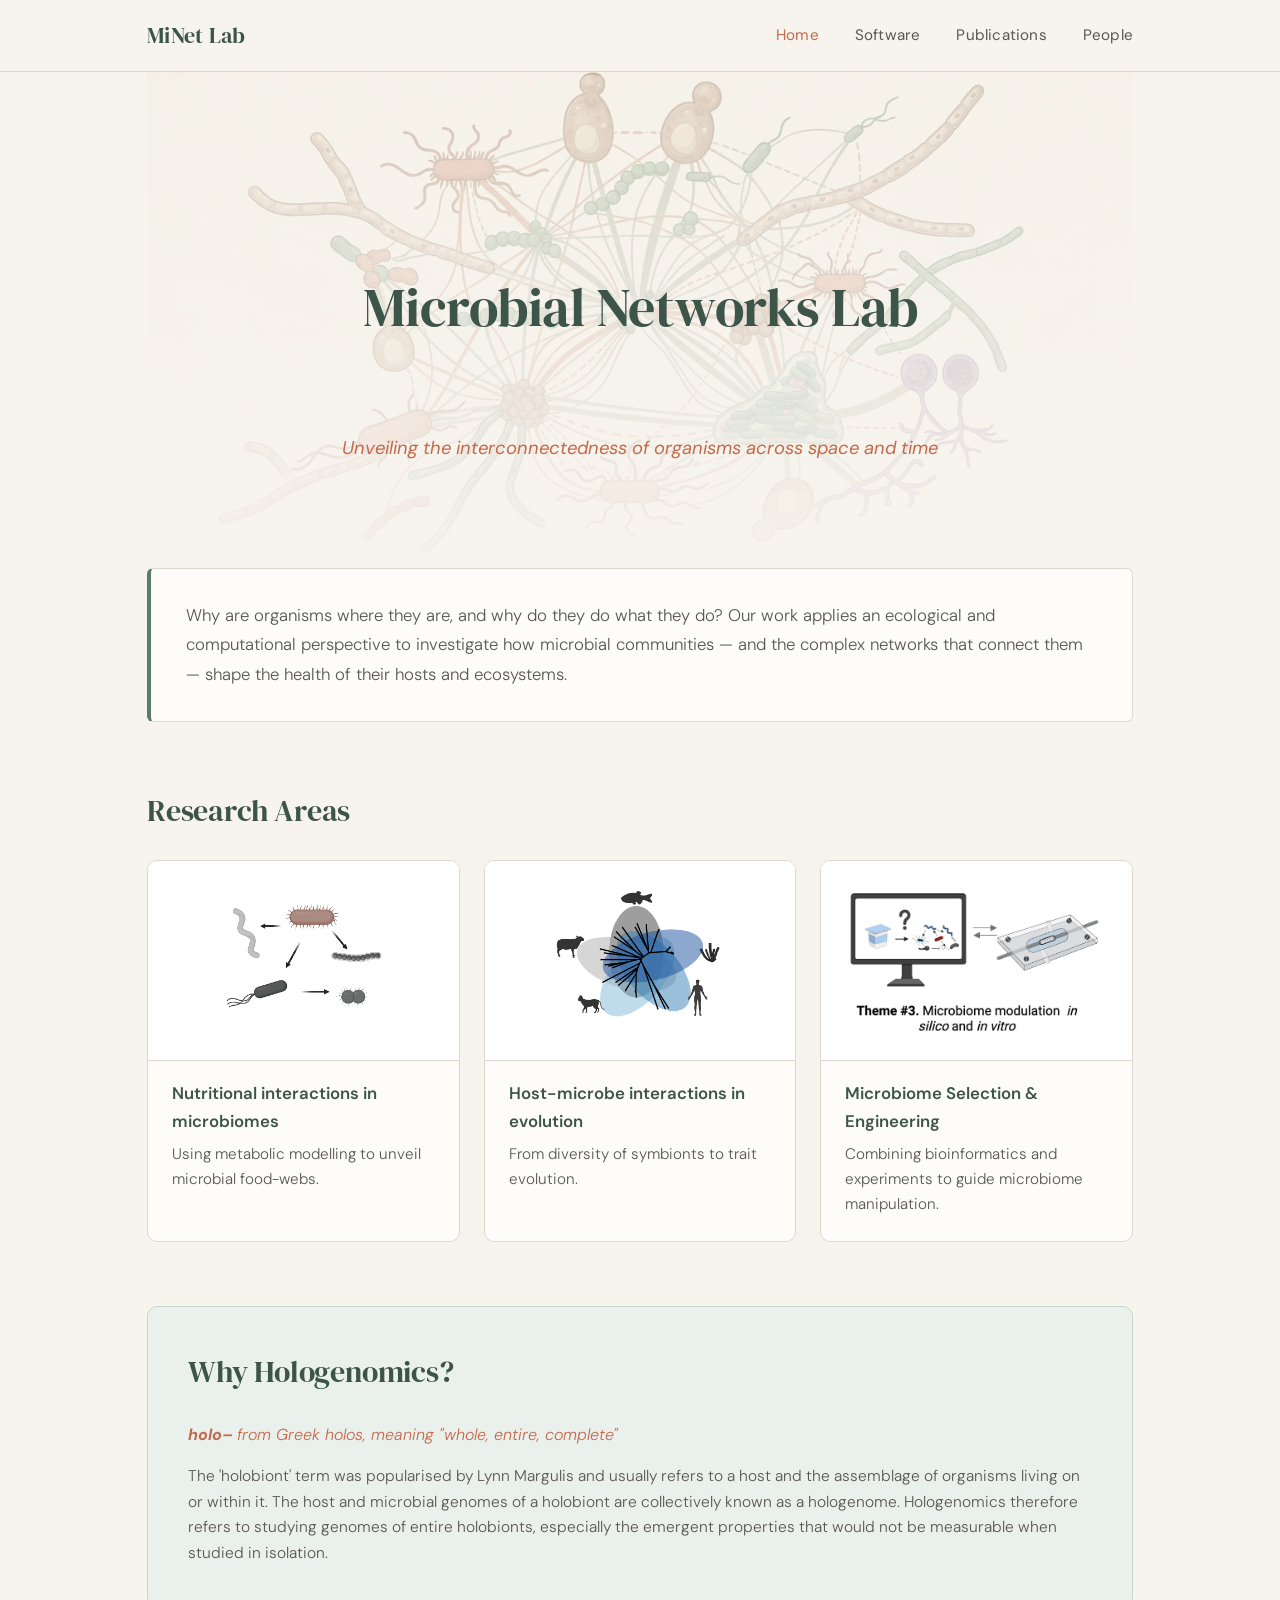
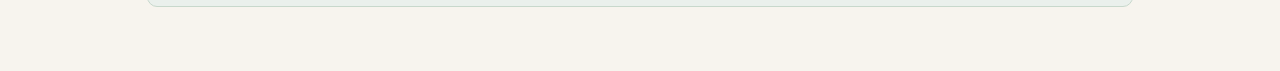
<file: index.html>
<!DOCTYPE html>
<html lang="en">
<head>
    <meta charset="UTF-8">
    <meta name="viewport" content="width=device-width, initial-scale=1.0">
    <title>Microbial Networks Lab | MiNet Lab</title>
    <link rel="stylesheet" href="style.css">
    <style>
        .hero {
            position: relative;
            padding: 0;
            text-align: center;
            background: none;
            margin-bottom: 2.5rem;
        }
        .hero-bg {
            width: 100%;
            max-height: 480px;
            object-fit: cover;
            object-position: center;
            display: block;
            opacity: 0.75;
        }
        .hero-overlay {
            position: absolute;
            inset: 0;
            background: linear-gradient(
                to bottom,
                rgba(247, 244, 238, 0.15) 0%,
                rgba(247, 244, 238, 0.55) 1%,
                rgba(247, 244, 238, 0.95) 100%
            );
        }
        .hero-text {
            position: absolute;
            top: 50%;
            left: 0;
            right: 0;
            transform: translateY(-50%);
            padding: 0 2rem;
        }
        .hero-subtitle {
            position: absolute;
            bottom: 4.0rem;
            left: 0;
            right: 0;
            padding: 0 2rem;
            text-align: center;
        }
        @media (max-width: 600px) {
            .hero {
                display: flex;
                flex-direction: column;
                align-items: center;
                justify-content: center;
                min-height: 220px;
            }
            .hero-bg {
                position: absolute;
                inset: 0;
                width: 100%;
                height: 100%;
                object-fit: cover;
            }
            .hero-text,
            .hero-subtitle {
                position: relative;
                top: auto;
                bottom: auto;
                transform: none;
                z-index: 1;
                padding: 0 1rem;
            }
            .hero-text {
                margin-top: 1rem;
            }
            .hero-subtitle {
                margin-bottom: 1rem;
            }
        }
        .research-section {
            margin-bottom: 1rem;
        }
    </style>
</head>
<body>
    <header>
        <div class="nav-container">
            <a href="index.html" class="logo">MiNet Lab</a>
            <nav>
                <a href="index.html" class="active">Home</a>
                <a href="software.html">Software</a>
                <a href="publications.html">Publications</a>
                <a href="people.html">People</a>
            </nav>
        </div>
    </header>

    <main class="container">
        <section class="hero">
            <img class="hero-bg" src="images/MiNet.webp" alt="Microbial network illustration showing interconnected microorganism communities">
            <div class="hero-overlay"></div>
            <div class="hero-text">
                <h1>Microbial Networks Lab</h1>
            </div>
            <div class="hero-subtitle">
                <p class="subtitle">Unveiling the interconnectedness of organisms across space and time</p>
            </div>
        </section>

        <section class="intro-box" style="margin-top: -1.5rem;">
            <p>Why are organisms where they are, and why do they do what they do? Our work applies an ecological and computational perspective to investigate how microbial communities — and the complex networks that connect them — shape the health of their hosts and ecosystems.</p>
        </section>

        <section class="research-section">
            <h2>Research Areas</h2>
            <div class="grid">
                <div class="card research-card">
                    <div class="research-figure">
                        <img src="images/interactions.png" alt="Microbial nutritional interaction network diagram">
                    </div>
                    <h3>Nutritional interactions in microbiomes</h3>
                    <p>Using metabolic modelling to unveil microbial food-webs.</p>
                </div>
                <div class="card research-card">
                    <div class="research-figure">
                        <img src="images/Venn.png" alt="Venn diagram of host-microbe interactions across animals">
                    </div>
                    <h3>Host-microbe interactions in evolution</h3>
                    <p>From diversity of symbionts to trait evolution.</p>
                </div>
                <div class="card research-card">
                    <div class="research-figure">
                        <img src="images/manipulation.jpg" alt="Microbiome selection and engineering illustration">
                    </div>
                    <h3>Microbiome Selection & Engineering</h3>
                    <p>Combining bioinformatics and experiments to guide microbiome manipulation.</p>
                </div>
            </div>
        </section>

        <section class="concept-block">
            <h2>Why Hologenomics?</h2>
            <p class="etymology"><strong>holo–</strong> from Greek <em>holos</em>, meaning "whole, entire, complete"</p>
            <p>The 'holobiont' term was popularised by Lynn Margulis and usually refers to a host and the assemblage of organisms living on or within it. The host and microbial genomes of a holobiont are collectively known as a hologenome. Hologenomics therefore refers to studying genomes of entire holobionts, especially the emergent properties that would not be measurable when studied in isolation.</p>
        </section>
    </main>

</body>
</html>
</file>
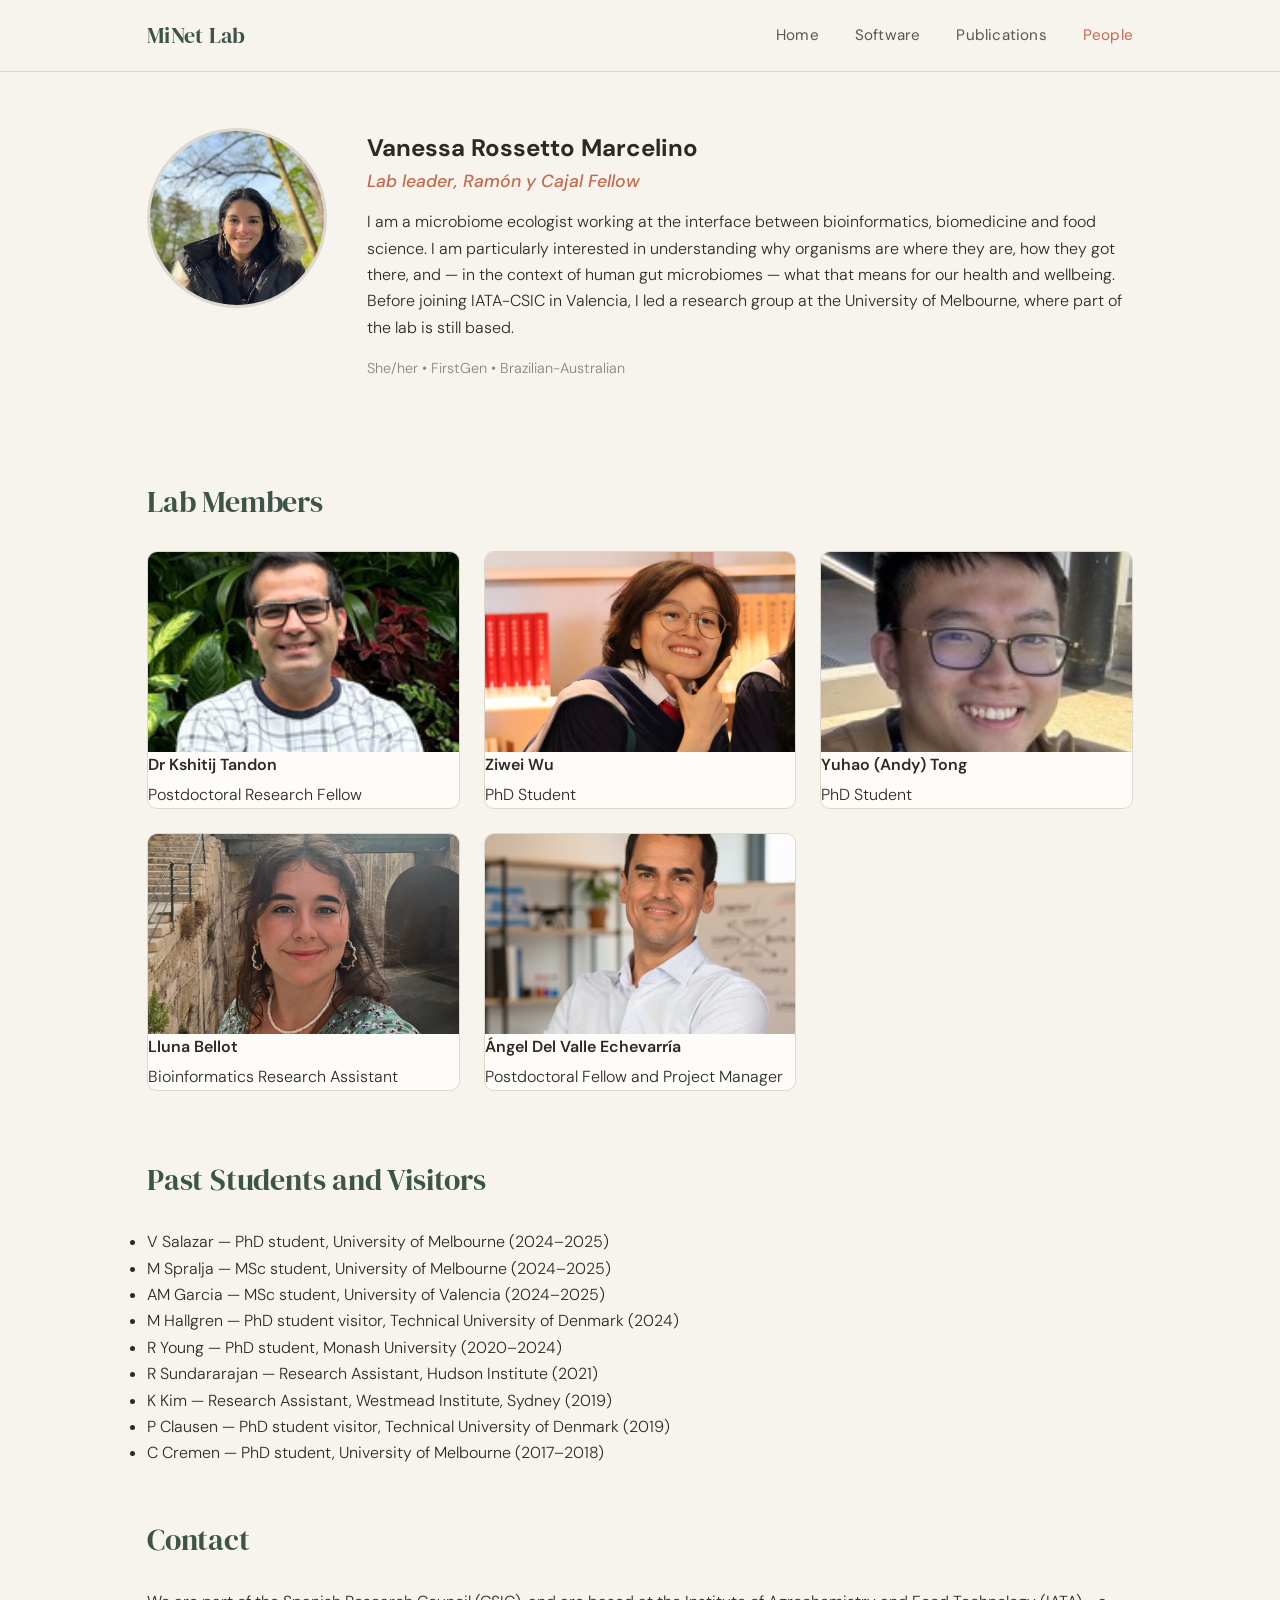
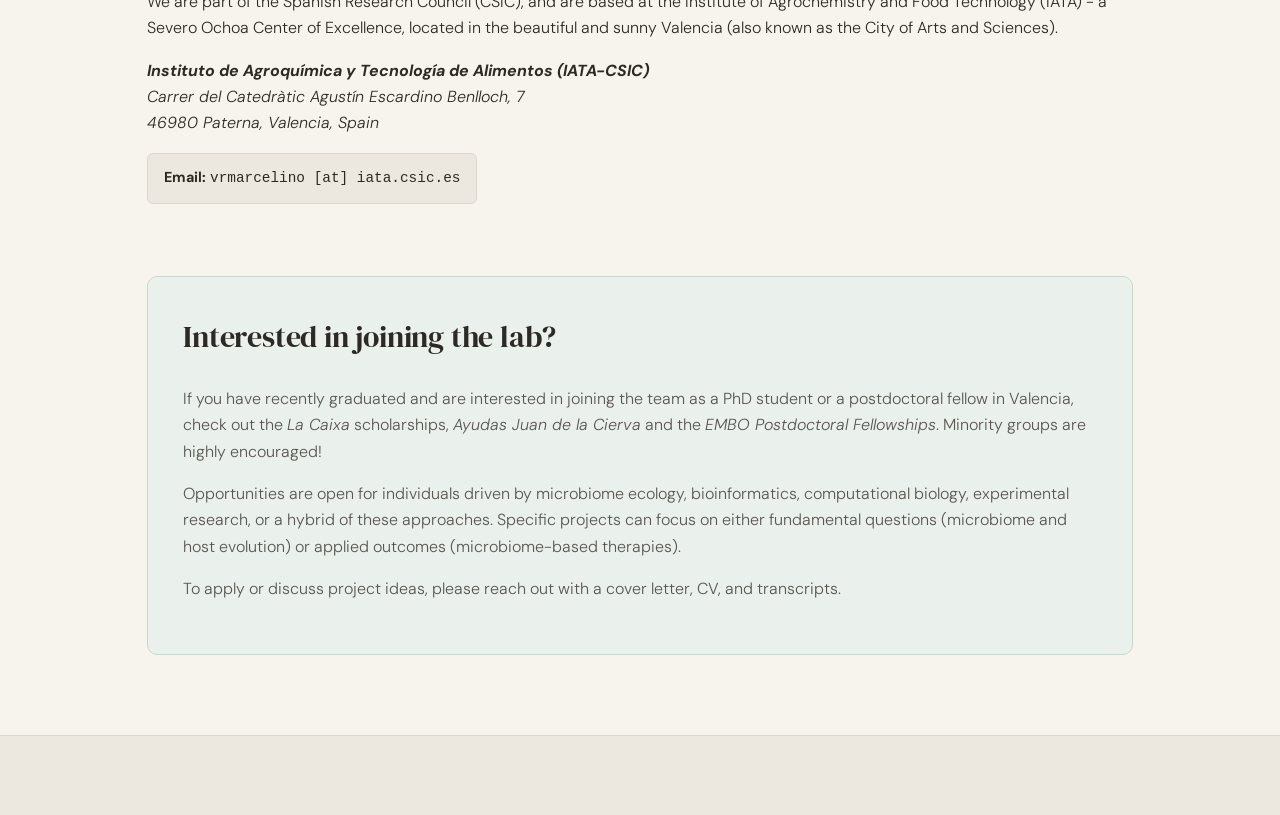
<file: people.html>
<!DOCTYPE html>
<html lang="en">
<head>
    <meta charset="UTF-8">
    <meta name="viewport" content="width=device-width, initial-scale=1.0">
    <title>People | Microbial Networks Lab</title>
    <link rel="stylesheet" href="style.css">
</head>
<body>
    <header>
        <div class="nav-container">
            <a href="index.html" class="logo">MiNet Lab</a>
            <nav>
                <a href="index.html">Home</a>
                <a href="software.html">Software</a>
                <a href="publications.html">Publications</a>
                <a href="people.html" class="active">People</a>
            </nav>
        </div>
    </header>

    <main class="container">
        <section class="pi-profile">
            <div class="pi-photo-wrapper">
                <img src="images/Vanessa.jpg" alt="Vanessa Rossetto Marcelino" class="pi-photo">
            </div>
            <div class="pi-details">
                <h1>Vanessa Rossetto Marcelino</h1>
                <p class="pi-title">Lab leader, Ramón y Cajal Fellow</p>
                <p class="bio">I am a microbiome ecologist working at the interface between bioinformatics, biomedicine and food science. I am particularly interested in understanding why organisms are where they are, how they got there, and — in the context of human gut microbiomes — what that means for our health and wellbeing. Before joining IATA-CSIC in Valencia, I led a research group at the University of Melbourne, where part of the lab is still based.</p>
                <p class="identity-tags">She/her • FirstGen • Brazilian-Australian</p>
            </div>
        </section>

        <section class="team-section">
            <h2>Lab Members</h2>
            
            <div class="team-grid">
                <div class="member-card">
                    <img src="images/Kshitij.jpg" alt="Dr Kshitij Tandon" class="member-photo" style="object-position: center 30%;">
                    <strong>Dr Kshitij Tandon</strong>
                    <span>Postdoctoral Research Fellow</span>
                </div>
                <div class="member-card">
                    <img src="images/Ziwei.jpg" alt="Ziwei Wu" class="member-photo">
                    <strong>Ziwei Wu</strong>
                    <span>PhD Student</span>
                </div>
                <div class="member-card">
                    <img src="images/Andy.jpg" alt="Yuhao (Andy) Tong" class="member-photo">
                    <strong>Yuhao (Andy) Tong</strong>
                    <span>PhD Student</span>
                </div>
                <div class="member-card">
                    <img src="images/Lluna.jpeg" alt="Lluna Bellot" class="member-photo">
                    <strong>Lluna Bellot</strong>
                    <span>Bioinformatics Research Assistant</span>
                </div>
                <div class="member-card">
                    <img src="images/Angel.jpeg" alt="Ángel Del Valle Echevarría" class="member-photo" style="object-position: center 30%;">
                    <strong>Ángel Del Valle Echevarría</strong>
                    <span>Postdoctoral Fellow and Project Manager</span>
                </div>
            </div>
        </section>

        <section class="team-section">
            <h2>Past Students and Visitors</h2>
            <ul class="past-members-list">
                <li>V Salazar — PhD student, University of Melbourne (2024–2025)</li>
                <li>M Spralja — MSc student, University of Melbourne (2024–2025)</li>
                <li>AM Garcia — MSc student, University of Valencia (2024–2025)</li>
                <li>M Hallgren — PhD student visitor, Technical University of Denmark (2024)</li>
                <li>R Young — PhD student, Monash University (2020–2024)</li>
                <li>R Sundararajan — Research Assistant, Hudson Institute (2021)</li>
                <li>K Kim — Research Assistant, Westmead Institute, Sydney (2019)</li>
                <li>P Clausen — PhD student visitor, Technical University of Denmark (2019)</li>
                <li>C Cremen — PhD student, University of Melbourne (2017–2018)</li>
            </ul>
        </section>

        <section class="contact-section">
            <h2>Contact</h2>
            <p>We are part of the Spanish Research Council (CSIC), and are based at the Institute of Agrochemistry and Food Technology (IATA) - a Severo Ochoa Center of Excellence, located in the beautiful and sunny Valencia (also known as the City of Arts and Sciences).</p>

            <address>
                <address style="margin-top: 1rem;"></address>
                <strong>Instituto de Agroquímica y Tecnología de Alimentos (IATA-CSIC)</strong><br>
                Carrer del Catedràtic Agustín Escardino Benlloch, 7<br>
                46980 Paterna, Valencia, Spain
            </address>

            <div class="contact-box">
                <strong>Email:</strong> <code>vrmarcelino [at] iata.csic.es</code>
            </div>

        </section>

        <section class="opportunities-box">
            <h2>Interested in joining the lab?</h2>
            <p>If you have recently graduated and are interested in joining the team as a PhD student or a postdoctoral fellow in Valencia, check out the <em>La Caixa</em> scholarships, <em>Ayudas Juan de la Cierva</em> and the <em>EMBO Postdoctoral Fellowships</em>. Minority groups are highly encouraged!</p>
            <p>Opportunities are open for individuals driven by microbiome ecology, bioinformatics, computational biology, experimental research, or a hybrid of these approaches. Specific projects can focus on either fundamental questions (microbiome and host evolution) or applied outcomes (microbiome-based therapies).</p>
            <p>To apply or discuss project ideas, please reach out with a cover letter, CV, and transcripts.</p>
        </section>
    </main>

    <footer>
        <div class="container footer-content">
            </div>
    </footer>
</body>
</html>
</file>
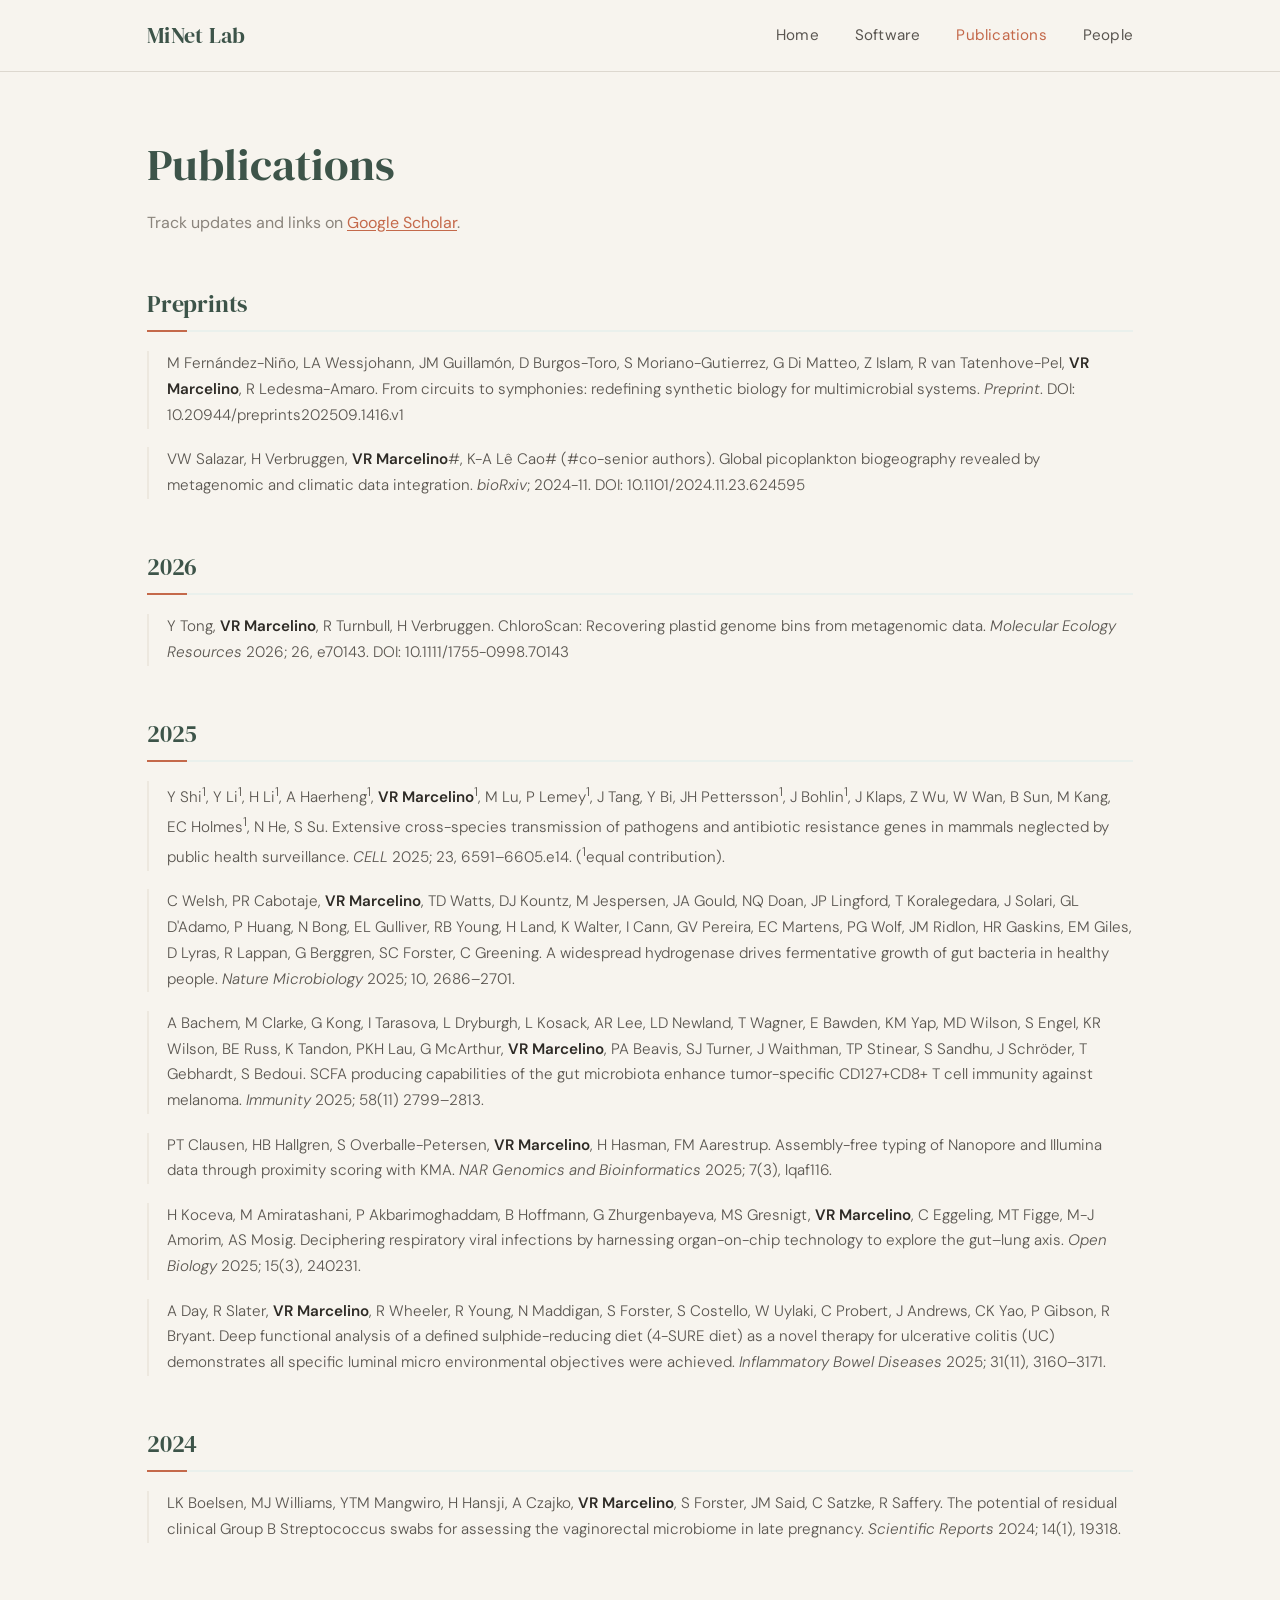
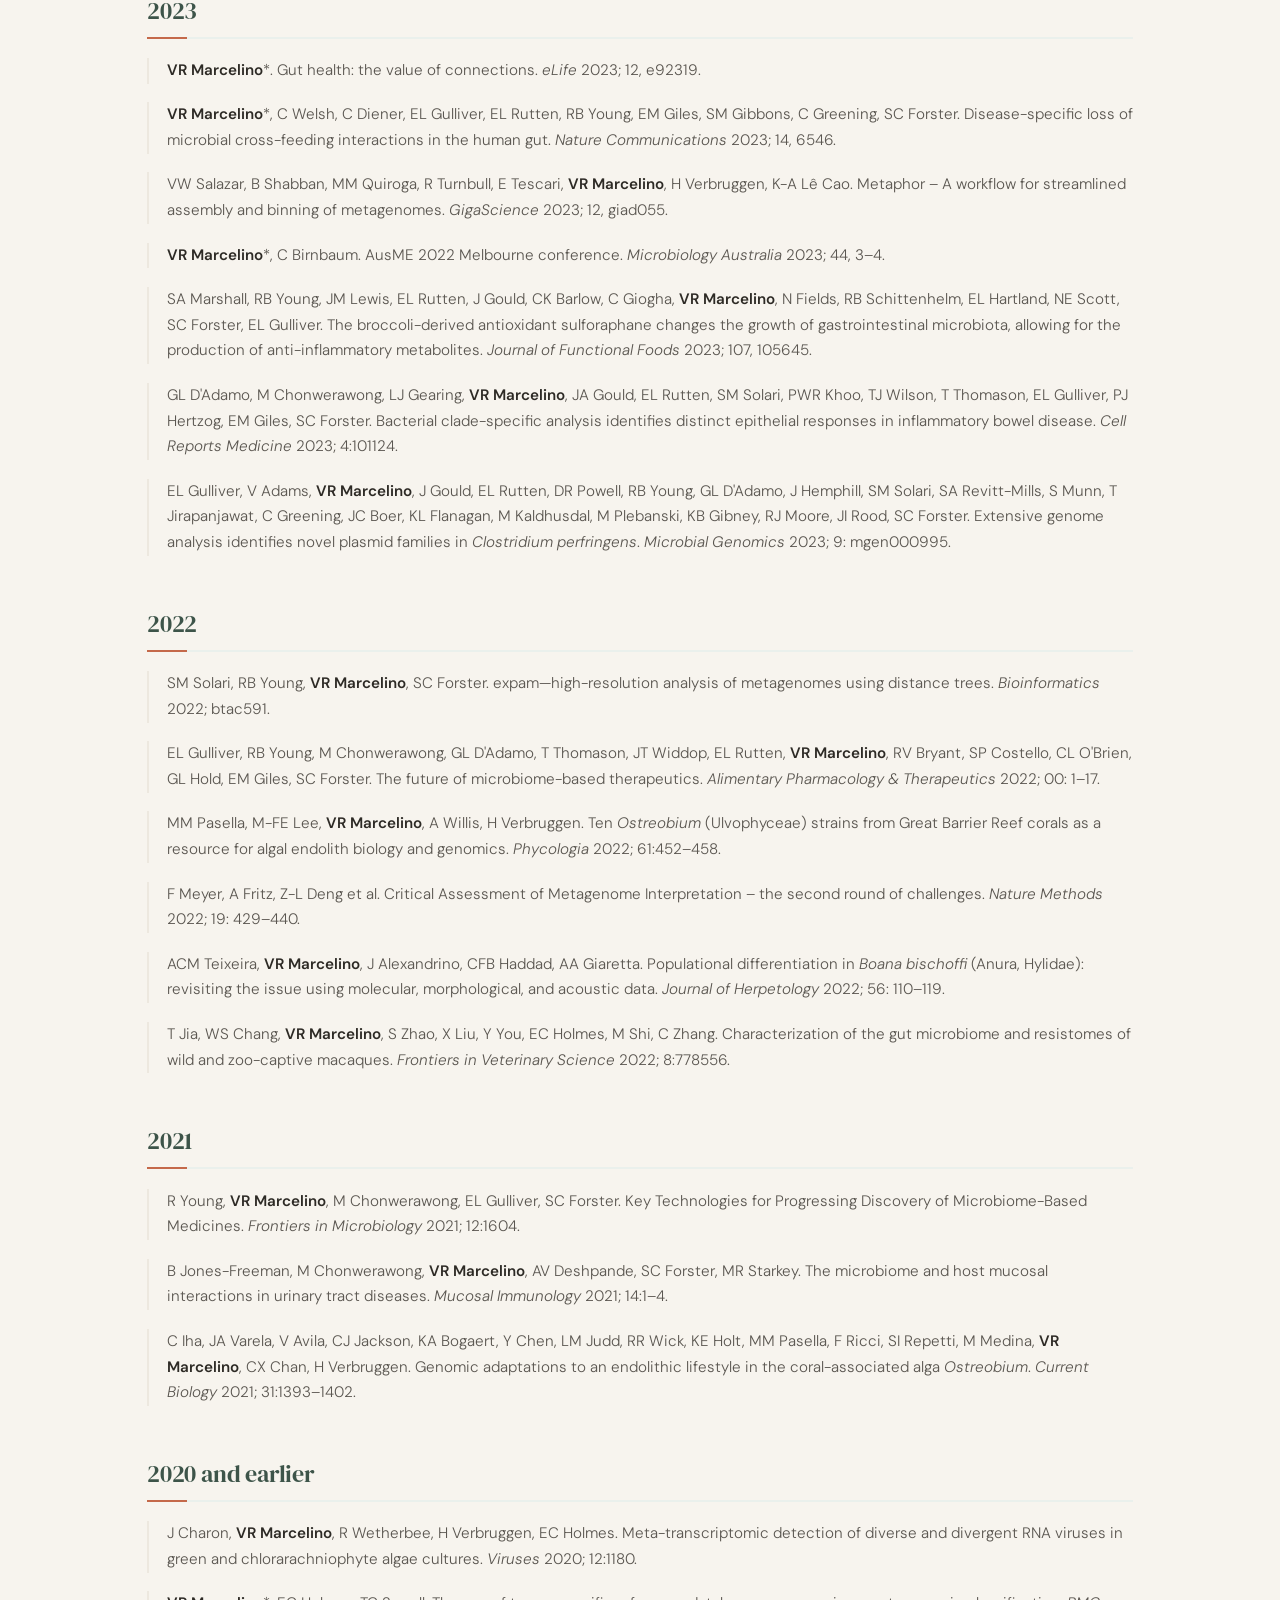
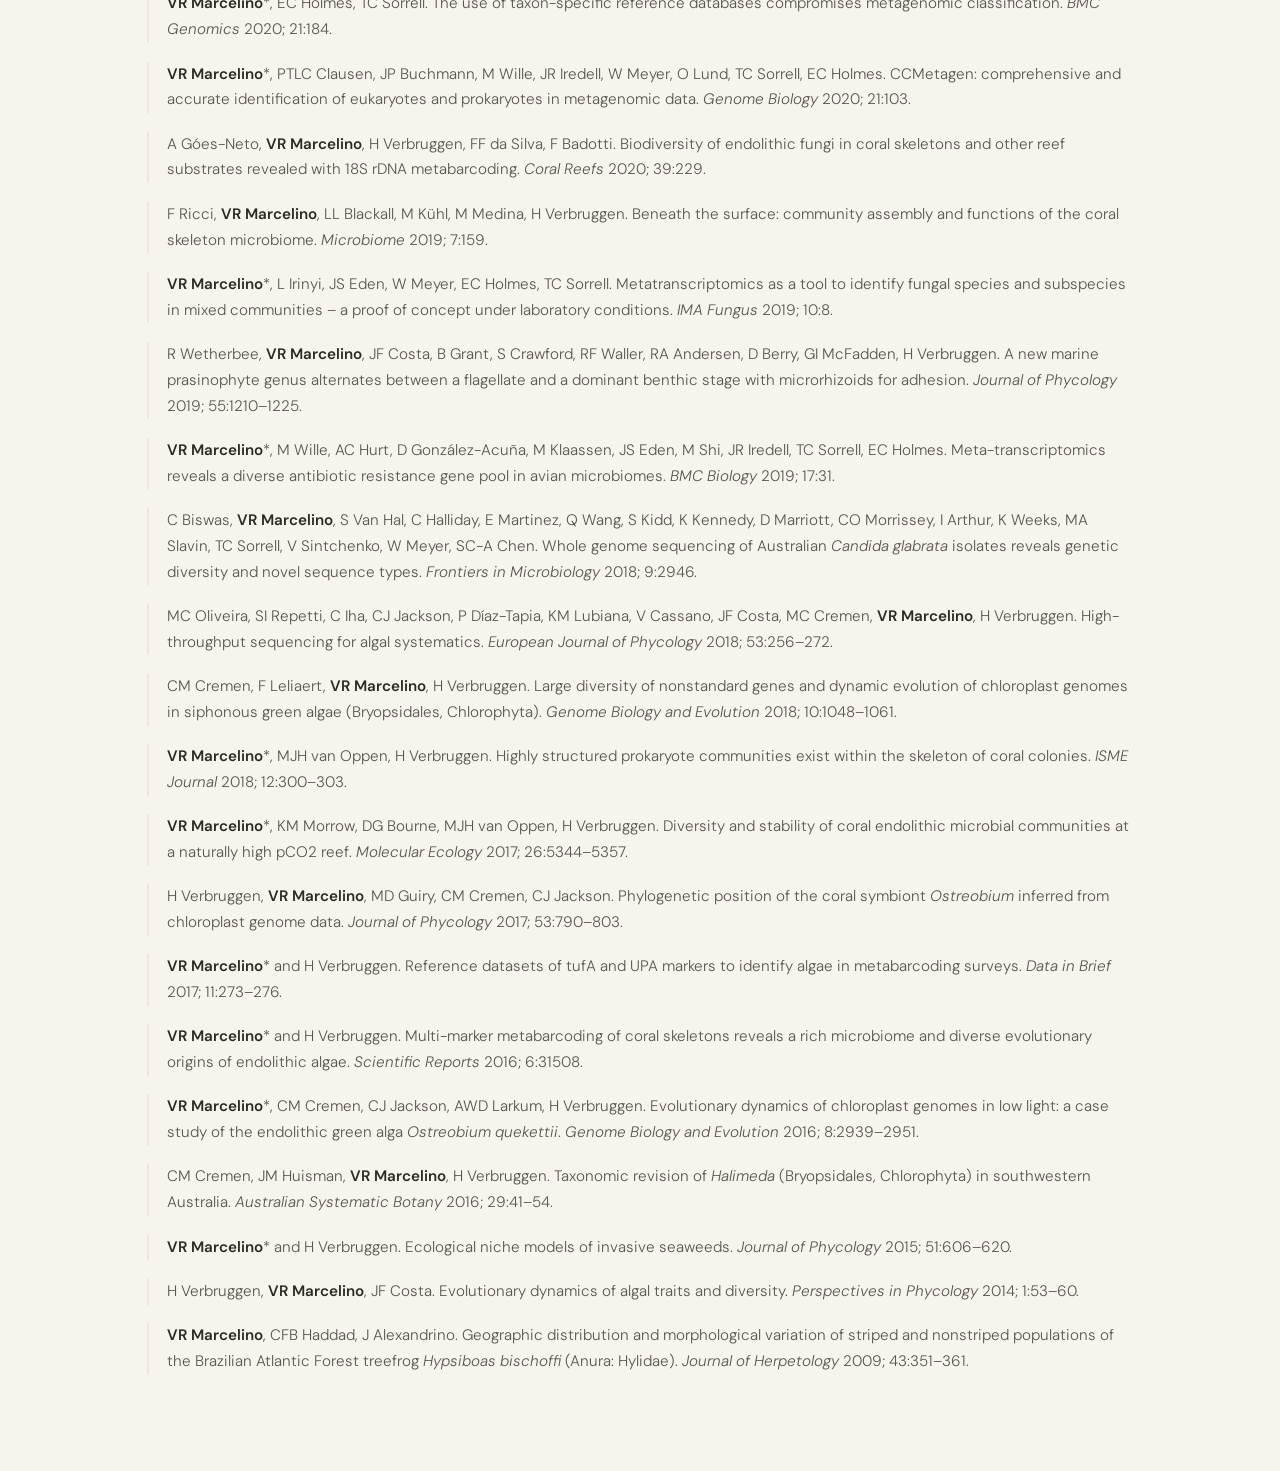
<file: publications.html>
<!DOCTYPE html>
<html lang="en">
<head>
    <meta charset="UTF-8">
    <meta name="viewport" content="width=device-width, initial-scale=1.0">
    <title>Publications | Microbial Networks Lab</title>
    <link rel="stylesheet" href="style.css">
</head>
<body>
    <header>
        <div class="nav-container">
            <a href="index.html" class="logo">MiNet Lab</a>
            <nav>
                <a href="index.html">Home</a>
                <a href="software.html">Software</a>
                <a href="publications.html" class="active">Publications</a>
                <a href="people.html">People</a>
            </nav>
        </div>
    </header>

    <main class="container">
        <section class="page-title">
            <h1>Publications</h1>
            <p class="subtitle">Track updates and links on <a href="https://scholar.google.com.au/citations?user=3w1PysYAAAAJ&hl=en" target="_blank">Google Scholar</a>.</p>
        </section>

        <section class="publications-list">

            <div class="year-block">
                <h2>Preprints</h2>
                <ul class="pub-list">
                    <li>M Fernández-Niño, LA Wessjohann, JM Guillamón, D Burgos-Toro, S Moriano-Gutierrez, G Di Matteo, Z Islam, R van Tatenhove-Pel, <strong>VR Marcelino</strong>, R Ledesma-Amaro. From circuits to symphonies: redefining synthetic biology for multimicrobial systems. <em>Preprint</em>. DOI: 10.20944/preprints202509.1416.v1</li>
                    <li>VW Salazar, H Verbruggen, <strong>VR Marcelino</strong>#, K-A Lê Cao# (#co-senior authors). Global picoplankton biogeography revealed by metagenomic and climatic data integration. <em>bioRxiv</em>; 2024-11. DOI: 10.1101/2024.11.23.624595</li>
                </ul>
            </div>

            <div class="year-block">
                <h2>2026</h2>
                <ul class="pub-list">
                    <li>Y Tong, <strong>VR Marcelino</strong>, R Turnbull, H Verbruggen. ChloroScan: Recovering plastid genome bins from metagenomic data. <em>Molecular Ecology Resources</em> 2026; 26, e70143. DOI: 10.1111/1755-0998.70143</li>
                </ul>
            </div>

            <div class="year-block">
                <h2>2025</h2>
                <ul class="pub-list">
                    <li>Y Shi<sup>1</sup>, Y Li<sup>1</sup>, H Li<sup>1</sup>, A Haerheng<sup>1</sup>, <strong>VR Marcelino</strong><sup>1</sup>, M Lu, P Lemey<sup>1</sup>, J Tang, Y Bi, JH Pettersson<sup>1</sup>, J Bohlin<sup>1</sup>, J Klaps, Z Wu, W Wan, B Sun, M Kang, EC Holmes<sup>1</sup>, N He, S Su. Extensive cross-species transmission of pathogens and antibiotic resistance genes in mammals neglected by public health surveillance. <em>CELL</em> 2025; 23, 6591–6605.e14. (<sup>1</sup>equal contribution).</li>
                    <li>C Welsh, PR Cabotaje, <strong>VR Marcelino</strong>, TD Watts, DJ Kountz, M Jespersen, JA Gould, NQ Doan, JP Lingford, T Koralegedara, J Solari, GL D'Adamo, P Huang, N Bong, EL Gulliver, RB Young, H Land, K Walter, I Cann, GV Pereira, EC Martens, PG Wolf, JM Ridlon, HR Gaskins, EM Giles, D Lyras, R Lappan, G Berggren, SC Forster, C Greening. A widespread hydrogenase drives fermentative growth of gut bacteria in healthy people. <em>Nature Microbiology</em> 2025; 10, 2686–2701.</li>
                    <li>A Bachem, M Clarke, G Kong, I Tarasova, L Dryburgh, L Kosack, AR Lee, LD Newland, T Wagner, E Bawden, KM Yap, MD Wilson, S Engel, KR Wilson, BE Russ, K Tandon, PKH Lau, G McArthur, <strong>VR Marcelino</strong>, PA Beavis, SJ Turner, J Waithman, TP Stinear, S Sandhu, J Schröder, T Gebhardt, S Bedoui. SCFA producing capabilities of the gut microbiota enhance tumor-specific CD127+CD8+ T cell immunity against melanoma. <em>Immunity</em> 2025; 58(11) 2799–2813.</li>
                    <li>PT Clausen, HB Hallgren, S Overballe-Petersen, <strong>VR Marcelino</strong>, H Hasman, FM Aarestrup. Assembly-free typing of Nanopore and Illumina data through proximity scoring with KMA. <em>NAR Genomics and Bioinformatics</em> 2025; 7(3), lqaf116.</li>
                    <li>H Koceva, M Amiratashani, P Akbarimoghaddam, B Hoffmann, G Zhurgenbayeva, MS Gresnigt, <strong>VR Marcelino</strong>, C Eggeling, MT Figge, M-J Amorim, AS Mosig. Deciphering respiratory viral infections by harnessing organ-on-chip technology to explore the gut–lung axis. <em>Open Biology</em> 2025; 15(3), 240231.</li>
                    <li>A Day, R Slater, <strong>VR Marcelino</strong>, R Wheeler, R Young, N Maddigan, S Forster, S Costello, W Uylaki, C Probert, J Andrews, CK Yao, P Gibson, R Bryant. Deep functional analysis of a defined sulphide-reducing diet (4-SURE diet) as a novel therapy for ulcerative colitis (UC) demonstrates all specific luminal micro environmental objectives were achieved. <em>Inflammatory Bowel Diseases</em> 2025; 31(11), 3160–3171.</li>
                </ul>
            </div>

            <div class="year-block">
                <h2>2024</h2>
                <ul class="pub-list">
                    <li>LK Boelsen, MJ Williams, YTM Mangwiro, H Hansji, A Czajko, <strong>VR Marcelino</strong>, S Forster, JM Said, C Satzke, R Saffery. The potential of residual clinical Group B Streptococcus swabs for assessing the vaginorectal microbiome in late pregnancy. <em>Scientific Reports</em> 2024; 14(1), 19318.</li>
                </ul>
            </div>

            <div class="year-block">
                <h2>2023</h2>
                <ul class="pub-list">
                    <li><strong>VR Marcelino</strong>*. Gut health: the value of connections. <em>eLife</em> 2023; 12, e92319.</li>
                    <li><strong>VR Marcelino</strong>*, C Welsh, C Diener, EL Gulliver, EL Rutten, RB Young, EM Giles, SM Gibbons, C Greening, SC Forster. Disease-specific loss of microbial cross-feeding interactions in the human gut. <em>Nature Communications</em> 2023; 14, 6546.</li>
                    <li>VW Salazar, B Shabban, MM Quiroga, R Turnbull, E Tescari, <strong>VR Marcelino</strong>, H Verbruggen, K-A Lê Cao. Metaphor – A workflow for streamlined assembly and binning of metagenomes. <em>GigaScience</em> 2023; 12, giad055.</li>
                    <li><strong>VR Marcelino</strong>*, C Birnbaum. AusME 2022 Melbourne conference. <em>Microbiology Australia</em> 2023; 44, 3–4.</li>
                    <li>SA Marshall, RB Young, JM Lewis, EL Rutten, J Gould, CK Barlow, C Giogha, <strong>VR Marcelino</strong>, N Fields, RB Schittenhelm, EL Hartland, NE Scott, SC Forster, EL Gulliver. The broccoli-derived antioxidant sulforaphane changes the growth of gastrointestinal microbiota, allowing for the production of anti-inflammatory metabolites. <em>Journal of Functional Foods</em> 2023; 107, 105645.</li>
                    <li>GL D'Adamo, M Chonwerawong, LJ Gearing, <strong>VR Marcelino</strong>, JA Gould, EL Rutten, SM Solari, PWR Khoo, TJ Wilson, T Thomason, EL Gulliver, PJ Hertzog, EM Giles, SC Forster. Bacterial clade-specific analysis identifies distinct epithelial responses in inflammatory bowel disease. <em>Cell Reports Medicine</em> 2023; 4:101124.</li>
                    <li>EL Gulliver, V Adams, <strong>VR Marcelino</strong>, J Gould, EL Rutten, DR Powell, RB Young, GL D'Adamo, J Hemphill, SM Solari, SA Revitt-Mills, S Munn, T Jirapanjawat, C Greening, JC Boer, KL Flanagan, M Kaldhusdal, M Plebanski, KB Gibney, RJ Moore, JI Rood, SC Forster. Extensive genome analysis identifies novel plasmid families in <em>Clostridium perfringens</em>. <em>Microbial Genomics</em> 2023; 9: mgen000995.</li>
                </ul>
            </div>

            <div class="year-block">
                <h2>2022</h2>
                <ul class="pub-list">
                    <li>SM Solari, RB Young, <strong>VR Marcelino</strong>, SC Forster. expam—high-resolution analysis of metagenomes using distance trees. <em>Bioinformatics</em> 2022; btac591.</li>
                    <li>EL Gulliver, RB Young, M Chonwerawong, GL D'Adamo, T Thomason, JT Widdop, EL Rutten, <strong>VR Marcelino</strong>, RV Bryant, SP Costello, CL O'Brien, GL Hold, EM Giles, SC Forster. The future of microbiome-based therapeutics. <em>Alimentary Pharmacology &amp; Therapeutics</em> 2022; 00: 1–17.</li>
                    <li>MM Pasella, M-FE Lee, <strong>VR Marcelino</strong>, A Willis, H Verbruggen. Ten <em>Ostreobium</em> (Ulvophyceae) strains from Great Barrier Reef corals as a resource for algal endolith biology and genomics. <em>Phycologia</em> 2022; 61:452–458.</li>
                    <li>F Meyer, A Fritz, Z-L Deng et al. Critical Assessment of Metagenome Interpretation – the second round of challenges. <em>Nature Methods</em> 2022; 19: 429–440.</li>
                    <li>ACM Teixeira, <strong>VR Marcelino</strong>, J Alexandrino, CFB Haddad, AA Giaretta. Populational differentiation in <em>Boana bischoffi</em> (Anura, Hylidae): revisiting the issue using molecular, morphological, and acoustic data. <em>Journal of Herpetology</em> 2022; 56: 110–119.</li>
                    <li>T Jia, WS Chang, <strong>VR Marcelino</strong>, S Zhao, X Liu, Y You, EC Holmes, M Shi, C Zhang. Characterization of the gut microbiome and resistomes of wild and zoo-captive macaques. <em>Frontiers in Veterinary Science</em> 2022; 8:778556.</li>
                </ul>
            </div>

            <div class="year-block">
                <h2>2021</h2>
                <ul class="pub-list">
                    <li>R Young, <strong>VR Marcelino</strong>, M Chonwerawong, EL Gulliver, SC Forster. Key Technologies for Progressing Discovery of Microbiome-Based Medicines. <em>Frontiers in Microbiology</em> 2021; 12:1604.</li>
                    <li>B Jones-Freeman, M Chonwerawong, <strong>VR Marcelino</strong>, AV Deshpande, SC Forster, MR Starkey. The microbiome and host mucosal interactions in urinary tract diseases. <em>Mucosal Immunology</em> 2021; 14:1–4.</li>
                    <li>C Iha, JA Varela, V Avila, CJ Jackson, KA Bogaert, Y Chen, LM Judd, RR Wick, KE Holt, MM Pasella, F Ricci, SI Repetti, M Medina, <strong>VR Marcelino</strong>, CX Chan, H Verbruggen. Genomic adaptations to an endolithic lifestyle in the coral-associated alga <em>Ostreobium</em>. <em>Current Biology</em> 2021; 31:1393–1402.</li>
                </ul>
            </div>

            <div class="year-block">
                <h2>2020 and earlier</h2>
                <ul class="pub-list">
                    <li>J Charon, <strong>VR Marcelino</strong>, R Wetherbee, H Verbruggen, EC Holmes. Meta-transcriptomic detection of diverse and divergent RNA viruses in green and chlorarachniophyte algae cultures. <em>Viruses</em> 2020; 12:1180.</li>
                    <li><strong>VR Marcelino</strong>*, EC Holmes, TC Sorrell. The use of taxon-specific reference databases compromises metagenomic classification. <em>BMC Genomics</em> 2020; 21:184.</li>
                    <li><strong>VR Marcelino</strong>*, PTLC Clausen, JP Buchmann, M Wille, JR Iredell, W Meyer, O Lund, TC Sorrell, EC Holmes. CCMetagen: comprehensive and accurate identification of eukaryotes and prokaryotes in metagenomic data. <em>Genome Biology</em> 2020; 21:103.</li>
                    <li>A Góes-Neto, <strong>VR Marcelino</strong>, H Verbruggen, FF da Silva, F Badotti. Biodiversity of endolithic fungi in coral skeletons and other reef substrates revealed with 18S rDNA metabarcoding. <em>Coral Reefs</em> 2020; 39:229.</li>
                    <li>F Ricci, <strong>VR Marcelino</strong>, LL Blackall, M Kühl, M Medina, H Verbruggen. Beneath the surface: community assembly and functions of the coral skeleton microbiome. <em>Microbiome</em> 2019; 7:159.</li>
                    <li><strong>VR Marcelino</strong>*, L Irinyi, JS Eden, W Meyer, EC Holmes, TC Sorrell. Metatranscriptomics as a tool to identify fungal species and subspecies in mixed communities – a proof of concept under laboratory conditions. <em>IMA Fungus</em> 2019; 10:8.</li>
                    <li>R Wetherbee, <strong>VR Marcelino</strong>, JF Costa, B Grant, S Crawford, RF Waller, RA Andersen, D Berry, GI McFadden, H Verbruggen. A new marine prasinophyte genus alternates between a flagellate and a dominant benthic stage with microrhizoids for adhesion. <em>Journal of Phycology</em> 2019; 55:1210–1225.</li>
                    <li><strong>VR Marcelino</strong>*, M Wille, AC Hurt, D González-Acuña, M Klaassen, JS Eden, M Shi, JR Iredell, TC Sorrell, EC Holmes. Meta-transcriptomics reveals a diverse antibiotic resistance gene pool in avian microbiomes. <em>BMC Biology</em> 2019; 17:31.</li>
                    <li>C Biswas, <strong>VR Marcelino</strong>, S Van Hal, C Halliday, E Martinez, Q Wang, S Kidd, K Kennedy, D Marriott, CO Morrissey, I Arthur, K Weeks, MA Slavin, TC Sorrell, V Sintchenko, W Meyer, SC-A Chen. Whole genome sequencing of Australian <em>Candida glabrata</em> isolates reveals genetic diversity and novel sequence types. <em>Frontiers in Microbiology</em> 2018; 9:2946.</li>
                    <li>MC Oliveira, SI Repetti, C Iha, CJ Jackson, P Díaz-Tapia, KM Lubiana, V Cassano, JF Costa, MC Cremen, <strong>VR Marcelino</strong>, H Verbruggen. High-throughput sequencing for algal systematics. <em>European Journal of Phycology</em> 2018; 53:256–272.</li>
                    <li>CM Cremen, F Leliaert, <strong>VR Marcelino</strong>, H Verbruggen. Large diversity of nonstandard genes and dynamic evolution of chloroplast genomes in siphonous green algae (Bryopsidales, Chlorophyta). <em>Genome Biology and Evolution</em> 2018; 10:1048–1061.</li>
                    <li><strong>VR Marcelino</strong>*, MJH van Oppen, H Verbruggen. Highly structured prokaryote communities exist within the skeleton of coral colonies. <em>ISME Journal</em> 2018; 12:300–303.</li>
                    <li><strong>VR Marcelino</strong>*, KM Morrow, DG Bourne, MJH van Oppen, H Verbruggen. Diversity and stability of coral endolithic microbial communities at a naturally high pCO2 reef. <em>Molecular Ecology</em> 2017; 26:5344–5357.</li>
                    <li>H Verbruggen, <strong>VR Marcelino</strong>, MD Guiry, CM Cremen, CJ Jackson. Phylogenetic position of the coral symbiont <em>Ostreobium</em> inferred from chloroplast genome data. <em>Journal of Phycology</em> 2017; 53:790–803.</li>
                    <li><strong>VR Marcelino</strong>* and H Verbruggen. Reference datasets of tufA and UPA markers to identify algae in metabarcoding surveys. <em>Data in Brief</em> 2017; 11:273–276.</li>
                    <li><strong>VR Marcelino</strong>* and H Verbruggen. Multi-marker metabarcoding of coral skeletons reveals a rich microbiome and diverse evolutionary origins of endolithic algae. <em>Scientific Reports</em> 2016; 6:31508.</li>
                    <li><strong>VR Marcelino</strong>*, CM Cremen, CJ Jackson, AWD Larkum, H Verbruggen. Evolutionary dynamics of chloroplast genomes in low light: a case study of the endolithic green alga <em>Ostreobium quekettii</em>. <em>Genome Biology and Evolution</em> 2016; 8:2939–2951.</li>
                    <li>CM Cremen, JM Huisman, <strong>VR Marcelino</strong>, H Verbruggen. Taxonomic revision of <em>Halimeda</em> (Bryopsidales, Chlorophyta) in southwestern Australia. <em>Australian Systematic Botany</em> 2016; 29:41–54.</li>
                    <li><strong>VR Marcelino</strong>* and H Verbruggen. Ecological niche models of invasive seaweeds. <em>Journal of Phycology</em> 2015; 51:606–620.</li>
                    <li>H Verbruggen, <strong>VR Marcelino</strong>, JF Costa. Evolutionary dynamics of algal traits and diversity. <em>Perspectives in Phycology</em> 2014; 1:53–60.</li>
                    <li><strong>VR Marcelino</strong>, CFB Haddad, J Alexandrino. Geographic distribution and morphological variation of striped and nonstriped populations of the Brazilian Atlantic Forest treefrog <em>Hypsiboas bischoffi</em> (Anura: Hylidae). <em>Journal of Herpetology</em> 2009; 43:351–361.</li>
                </ul>
            </div>

        </section>
    </main>
</body>
</html>
</file>
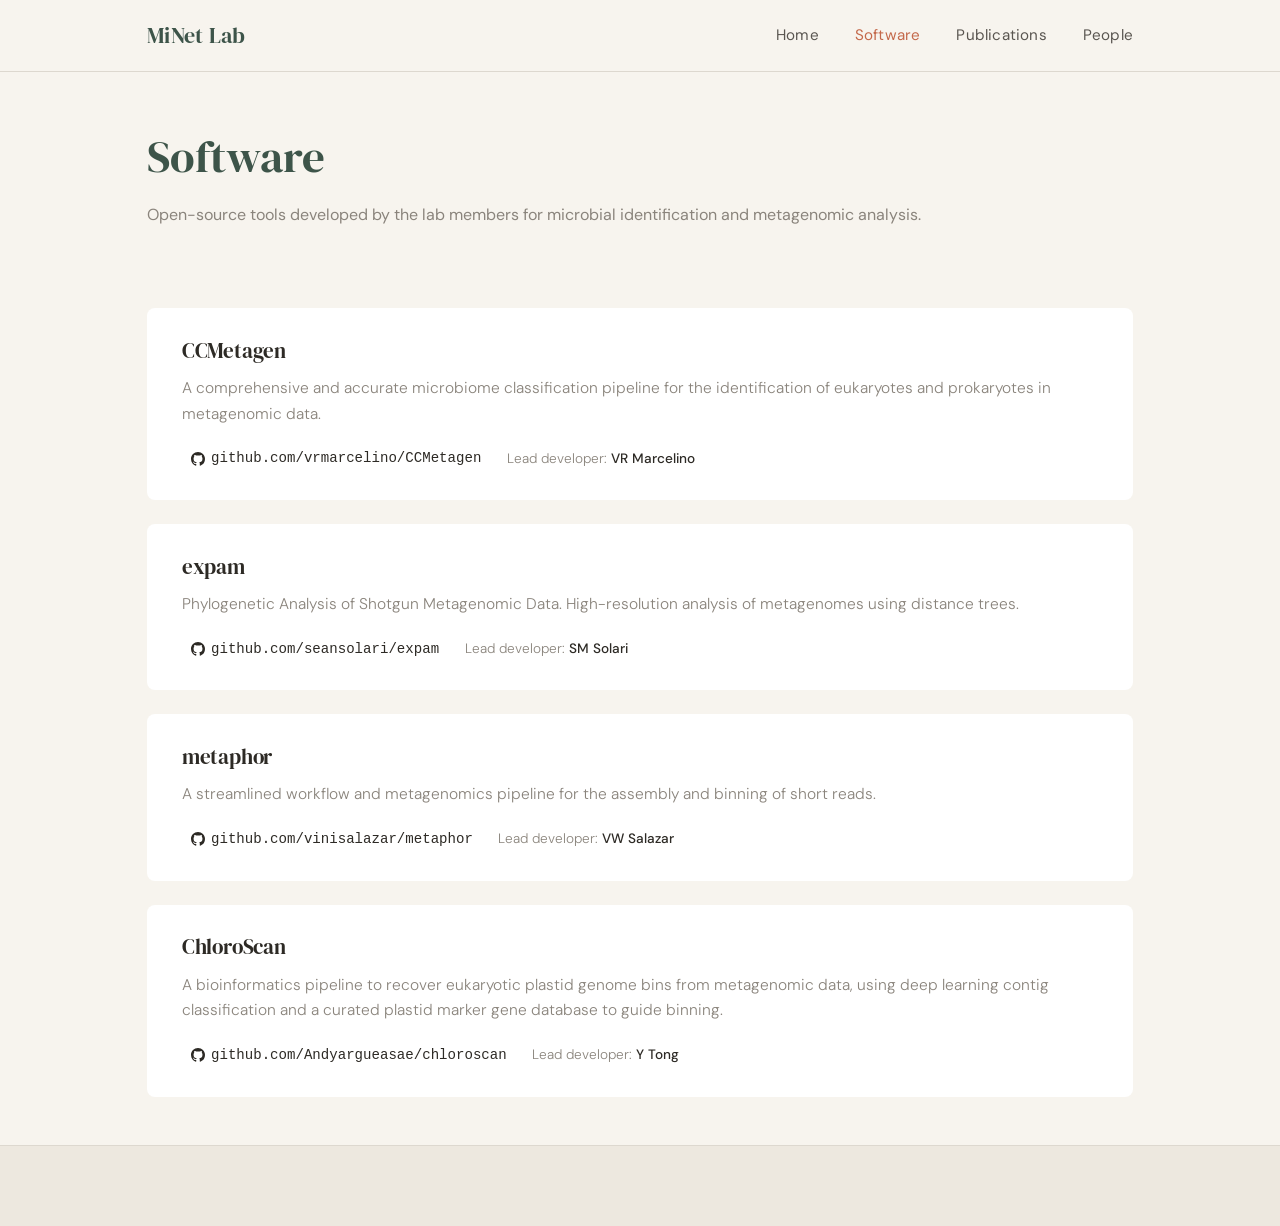
<file: software.html>
<!DOCTYPE html>
<html lang="en">
<head>
    <meta charset="UTF-8">
    <meta name="viewport" content="width=device-width, initial-scale=1.0">
    <title>Software | Microbial Networks Lab</title>
    <link rel="stylesheet" href="style.css">
    <style>
        .software-grid {
            display: flex;
            flex-direction: column;
            gap: 1.5rem;
            margin-top: 2rem;
        }

        .software-card {
            border: 1px solid var(--border-color);
            border-radius: 8px;
            background: #fff;
            overflow: hidden;
            transition: transform 0.2s, box-shadow 0.2s;
            display: flex;
            flex-direction: row;
        }

        .software-card:hover {
            transform: translateY(-2px);
            box-shadow: 0 10px 20px -4px rgba(0, 0, 0, 0.08);
        }

        .software-card-accent {
            width: 6px;
            flex-shrink: 0;
            background: var(--primary-color);
        }

        .software-card-body {
            padding: 1.6rem 1.8rem;
            flex: 1;
        }

        .software-card-top {
            display: flex;
            justify-content: space-between;
            align-items: flex-start;
            gap: 1rem;
            margin-bottom: 0.5rem;
        }

        .software-card-top h2 {
            font-size: 1.3rem;
            color: var(--primary-color);
            margin: 0;
        }

        .software-card p {
            color: var(--text-light);
            margin-bottom: 1rem;
            font-size: 0.97rem;
        }

        .software-meta {
            display: flex;
            flex-wrap: wrap;
            gap: 1rem;
            align-items: center;
            font-size: 0.85rem;
            color: var(--text-light);
        }

        .software-meta .github-link {
            display: inline-flex;
            align-items: center;
            gap: 0.35rem;
            color: var(--text-dark);
            text-decoration: none;
            font-family: monospace;
            font-size: 0.88rem;
            background: var(--bg-light);
            border: 1px solid var(--border-color);
            border-radius: 4px;
            padding: 0.25rem 0.6rem;
            transition: border-color 0.2s, color 0.2s;
        }

        .software-meta .github-link:hover {
            border-color: var(--accent-color);
            color: var(--accent-color);
        }

        .software-meta .github-link svg {
            flex-shrink: 0;
        }

        .dev-tag {
            color: var(--text-light);
            font-size: 0.85rem;
        }

        .dev-tag span {
            color: var(--text-dark);
            font-weight: 500;
        }

        .page-title {
            padding: 3rem 0 1.5rem 0;
        }
    </style>
</head>
<body>
    <header>
        <div class="nav-container">
            <a href="index.html" class="logo">MiNet Lab</a>
            <nav>
                <a href="index.html">Home</a>
                <a href="software.html" class="active">Software</a>
                <a href="publications.html">Publications</a>
                <a href="people.html">People</a>
            </nav>
        </div>
    </header>

    <main class="container">
        <section class="page-title">
            <h1>Software</h1>
            <p class="subtitle">Open-source tools developed by the lab members for microbial identification and metagenomic analysis.</p>
        </section>

        <section class="software-grid">

            <div class="software-card">
                <div class="software-card-accent"></div>
                <div class="software-card-body">
                    <div class="software-card-top">
                        <h2>CCMetagen</h2>
                    </div>
                    <p>A comprehensive and accurate microbiome classification pipeline for the identification of eukaryotes and prokaryotes in metagenomic data.</p>
                    <div class="software-meta">
                        <a href="https://github.com/vrmarcelino/CCMetagen" target="_blank" class="github-link">
                            <svg height="14" viewBox="0 0 16 16" width="14" fill="currentColor"><path d="M8 0C3.58 0 0 3.58 0 8c0 3.54 2.29 6.53 5.47 7.59.4.07.55-.17.55-.38 0-.19-.01-.82-.01-1.49-2.01.37-2.53-.49-2.69-.94-.09-.23-.48-.94-.82-1.13-.28-.15-.68-.52-.01-.53.63-.01 1.08.58 1.23.82.72 1.21 1.87.87 2.33.66.07-.52.28-.87.51-1.07-1.78-.2-3.64-.89-3.64-3.95 0-.87.31-1.59.82-2.15-.08-.2-.36-1.02.08-2.12 0 0 .67-.21 2.2.82.64-.18 1.32-.27 2-.27.68 0 1.36.09 2 .27 1.53-1.04 2.2-.82 2.2-.82.44 1.1.16 1.92.08 2.12.51.56.82 1.27.82 2.15 0 3.07-1.87 3.75-3.65 3.95.29.25.54.73.54 1.48 0 1.07-.01 1.93-.01 2.2 0 .21.15.46.55.38A8.013 8.013 0 0016 8c0-4.42-3.58-8-8-8z"/></svg>
                            github.com/vrmarcelino/CCMetagen
                        </a>
                        <span class="dev-tag">Lead developer: <span>VR Marcelino</span></span>
                    </div>
                </div>
            </div>

            <div class="software-card">
                <div class="software-card-accent"></div>
                <div class="software-card-body">
                    <div class="software-card-top">
                        <h2>expam</h2>
                    </div>
                    <p>Phylogenetic Analysis of Shotgun Metagenomic Data. High-resolution analysis of metagenomes using distance trees.</p>
                    <div class="software-meta">
                        <a href="https://github.com/seansolari/expam" target="_blank" class="github-link">
                            <svg height="14" viewBox="0 0 16 16" width="14" fill="currentColor"><path d="M8 0C3.58 0 0 3.58 0 8c0 3.54 2.29 6.53 5.47 7.59.4.07.55-.17.55-.38 0-.19-.01-.82-.01-1.49-2.01.37-2.53-.49-2.69-.94-.09-.23-.48-.94-.82-1.13-.28-.15-.68-.52-.01-.53.63-.01 1.08.58 1.23.82.72 1.21 1.87.87 2.33.66.07-.52.28-.87.51-1.07-1.78-.2-3.64-.89-3.64-3.95 0-.87.31-1.59.82-2.15-.08-.2-.36-1.02.08-2.12 0 0 .67-.21 2.2.82.64-.18 1.32-.27 2-.27.68 0 1.36.09 2 .27 1.53-1.04 2.2-.82 2.2-.82.44 1.1.16 1.92.08 2.12.51.56.82 1.27.82 2.15 0 3.07-1.87 3.75-3.65 3.95.29.25.54.73.54 1.48 0 1.07-.01 1.93-.01 2.2 0 .21.15.46.55.38A8.013 8.013 0 0016 8c0-4.42-3.58-8-8-8z"/></svg>
                            github.com/seansolari/expam
                        </a>
                        <span class="dev-tag">Lead developer: <span>SM Solari</span></span>
                    </div>
                </div>
            </div>

            <div class="software-card">
                <div class="software-card-accent"></div>
                <div class="software-card-body">
                    <div class="software-card-top">
                        <h2>metaphor</h2>
                    </div>
                    <p>A streamlined workflow and metagenomics pipeline for the assembly and binning of short reads.</p>
                    <div class="software-meta">
                        <a href="https://github.com/vinisalazar/metaphor" target="_blank" class="github-link">
                            <svg height="14" viewBox="0 0 16 16" width="14" fill="currentColor"><path d="M8 0C3.58 0 0 3.58 0 8c0 3.54 2.29 6.53 5.47 7.59.4.07.55-.17.55-.38 0-.19-.01-.82-.01-1.49-2.01.37-2.53-.49-2.69-.94-.09-.23-.48-.94-.82-1.13-.28-.15-.68-.52-.01-.53.63-.01 1.08.58 1.23.82.72 1.21 1.87.87 2.33.66.07-.52.28-.87.51-1.07-1.78-.2-3.64-.89-3.64-3.95 0-.87.31-1.59.82-2.15-.08-.2-.36-1.02.08-2.12 0 0 .67-.21 2.2.82.64-.18 1.32-.27 2-.27.68 0 1.36.09 2 .27 1.53-1.04 2.2-.82 2.2-.82.44 1.1.16 1.92.08 2.12.51.56.82 1.27.82 2.15 0 3.07-1.87 3.75-3.65 3.95.29.25.54.73.54 1.48 0 1.07-.01 1.93-.01 2.2 0 .21.15.46.55.38A8.013 8.013 0 0016 8c0-4.42-3.58-8-8-8z"/></svg>
                            github.com/vinisalazar/metaphor
                        </a>
                        <span class="dev-tag">Lead developer: <span>VW Salazar</span></span>
                    </div>
                </div>
            </div>

            <div class="software-card">
                <div class="software-card-accent"></div>
                <div class="software-card-body">
                    <div class="software-card-top">
                        <h2>ChloroScan</h2>
                    </div>
                    <p>A bioinformatics pipeline to recover eukaryotic plastid genome bins from metagenomic data, using deep learning contig classification and a curated plastid marker gene database to guide binning.</p>
                    <div class="software-meta">
                        <a href="https://github.com/Andyargueasae/chloroscan" target="_blank" class="github-link">
                            <svg height="14" viewBox="0 0 16 16" width="14" fill="currentColor"><path d="M8 0C3.58 0 0 3.58 0 8c0 3.54 2.29 6.53 5.47 7.59.4.07.55-.17.55-.38 0-.19-.01-.82-.01-1.49-2.01.37-2.53-.49-2.69-.94-.09-.23-.48-.94-.82-1.13-.28-.15-.68-.52-.01-.53.63-.01 1.08.58 1.23.82.72 1.21 1.87.87 2.33.66.07-.52.28-.87.51-1.07-1.78-.2-3.64-.89-3.64-3.95 0-.87.31-1.59.82-2.15-.08-.2-.36-1.02.08-2.12 0 0 .67-.21 2.2.82.64-.18 1.32-.27 2-.27.68 0 1.36.09 2 .27 1.53-1.04 2.2-.82 2.2-.82.44 1.1.16 1.92.08 2.12.51.56.82 1.27.82 2.15 0 3.07-1.87 3.75-3.65 3.95.29.25.54.73.54 1.48 0 1.07-.01 1.93-.01 2.2 0 .21.15.46.55.38A8.013 8.013 0 0016 8c0-4.42-3.58-8-8-8z"/></svg>
                            github.com/Andyargueasae/chloroscan
                        </a>
                        <span class="dev-tag">Lead developer: <span>Y Tong</span></span>
                    </div>
                </div>
            </div>

        </section>
    </main>

    <footer>
        <div class="container footer-content">
        </div>
    </footer>
</body>
</html>
</file>
<file: style.css>
/* MiNet Lab — Lively Yet Soothing theme */
/* Palette: warm ivory bg, sage green primary, terracotta accent, slate text */
@import url('https://fonts.googleapis.com/css2?family=DM+Serif+Display:ital@0;1&family=DM+Sans:ital,opsz,wght@0,9..40,300;0,9..40,400;0,9..40,500;0,9..40,600;1,9..40,300&display=swap');

:root {
    --sage:       #5C7A6B;   /* primary — sage green */
    --sage-dark:  #3D5449;   /* deeper sage for hover */
    --sage-light: #EAF0EC;   /* very pale sage tint */
    --terra:      #C4694A;   /* accent — terracotta */
    --terra-light:#F7EDE8;   /* pale terracotta tint */
    --cream:      #F7F4EE;   /* page background */
    --cream-dark: #EDE8DF;   /* card/section bg */
    --text-dark:  #2D2A25;   /* near-black warm */
    --text-mid:   #5A5650;   /* paragraph text */
    --text-light: #8A847C;   /* muted text */
    --border:     #DDD8CF;   /* subtle warm border */
    --white:      #FDFCF9;   /* warm white for cards */
}

* { box-sizing: border-box; margin: 0; padding: 0; }

body {
    font-family: 'DM Sans', sans-serif;
    font-optical-sizing: auto;
    color: var(--text-dark);
    background-color: var(--cream);
    line-height: 1.65;
    font-weight: 300;
}

/* ─── Container ─── */
.container {
    max-width: 1050px;
    margin: 0 auto;
    padding: 0 2rem;
}

/* ─── Header ─── */
header {
    border-bottom: 1px solid var(--border);
    position: sticky;
    top: 0;
    background: rgba(247, 244, 238, 0.94);
    backdrop-filter: blur(8px);
    z-index: 100;
}

.nav-container {
    display: flex;
    justify-content: space-between;
    align-items: center;
    max-width: 1050px;
    margin: 0 auto;
    padding: 1.1rem 2rem;
}

.logo {
    font-family: 'DM Serif Display', Georgia, serif;
    font-size: 1.35rem;
    font-weight: 400;
    color: var(--sage-dark);
    text-decoration: none;
    letter-spacing: 0.3px;
}

nav a {
    text-decoration: none;
    color: var(--text-mid);
    font-weight: 400;
    font-size: 0.95rem;
    margin-left: 2rem;
    transition: color 0.2s;
    letter-spacing: 0.2px;
}

nav a:hover, nav a.active {
    color: var(--terra);
}

/* ─── Hero ─── */
.hero {
    padding: 5rem 0 2.5rem;
    text-align: center;
}

.hero h1 {
    font-family: 'DM Serif Display', Georgia, serif;
    font-size: 3.4rem;
    font-weight: 400;
    color: var(--sage-dark);
    margin-bottom: 0.6rem;
    letter-spacing: -0.5px;
    line-height: 1.15;
}

.subtitle {
    font-size: 1.15rem;
    color: var(--terra);
    font-weight: 400;
    margin-bottom: 1.5rem;
    font-style: italic;
}

/* ─── Intro box ─── */
.intro-box {
    background: var(--white);
    border: 1px solid var(--border);
    border-left: 4px solid var(--sage);
    padding: 2rem 2.2rem;
    border-radius: 6px;
    font-size: 1.05rem;
    color: var(--text-mid);
    margin-bottom: 4rem;
    line-height: 1.75;
}

/* ─── Headings ─── */
h2 {
    font-family: 'DM Serif Display', Georgia, serif;
    font-size: 1.9rem;
    font-weight: 400;
    color: var(--sage-dark);
    margin-bottom: 1.5rem;
    letter-spacing: -0.2px;
}

h3 {
    font-family: 'DM Sans', sans-serif;
    font-weight: 600;
    font-size: 1.05rem;
}

/* ─── Grid + Cards ─── */
.grid, .team-grid {
    display: grid;
    grid-template-columns: repeat(auto-fit, minmax(280px, 1fr));
    gap: 1.5rem;
    margin-bottom: 4rem;
}

.card, .member-card {
    border: 1px solid var(--border);
    border-radius: 10px;
    background: var(--white);
    transition: transform 0.22s, box-shadow 0.22s;
    overflow: hidden;
}

.card:hover {
    transform: translateY(-3px);
    box-shadow: 0 12px 28px -6px rgba(61, 84, 73, 0.12);
}

.card h3 {
    color: var(--sage-dark);
    margin-bottom: 0.6rem;
}

.card p {
    color: var(--text-mid);
    font-size: 0.95rem;
}

/* ─── Research cards (with figures) ─── */
.research-card {
    display: flex;
    flex-direction: column;
    padding: 0;
}

.research-figure {
    background: white;
    display: flex;
    align-items: center;
    justify-content: center;
    padding: 1.5rem;
    height: 200px;
    border-bottom: 1px solid var(--border);
}

.research-figure img {
    max-height: 100%;
    max-width: 100%;
    object-fit: contain;
}

.research-card h3,
.research-card p {
    padding: 0 1.5rem;
}

.research-card h3 {
    margin-top: 1.2rem;
    margin-bottom: 0.4rem;
}

.research-card p {
    margin-bottom: 1.5rem;
}

/* ─── Concept block ─── */
.concept-block {
    background: var(--sage-light);
    border: 1px solid #C8D8CC;
    padding: 2.5rem;
    border-radius: 10px;
    margin-bottom: 4rem;
}

.etymology {
    font-size: 1rem;
    color: var(--terra);
    margin-bottom: 1rem;
    font-style: italic;
}

.concept-block p:last-child {
    color: var(--text-mid);
    font-size: 0.97rem;
}

/* ─── Page title ─── */
.page-title {
    padding: 3.5rem 0 1.5rem;
}

.page-title h1 {
    font-family: 'DM Serif Display', Georgia, serif;
    font-size: 2.8rem;
    font-weight: 400;
    color: var(--sage-dark);
    margin-bottom: 0.5rem;
}

.page-title .subtitle {
    font-style: normal;
    color: var(--text-light);
    font-size: 1rem;
}

.page-title .subtitle a {
    color: var(--terra);
    text-decoration: underline;
    text-underline-offset: 2px;
}

/* ─── Publications ─── */
.publications-list {
    padding-bottom: 3rem;
}

.year-block {
    margin-bottom: 3rem;
}

.year-block h2 {
    font-size: 1.5rem;
    border-bottom: 2px solid var(--sage-light);
    padding-bottom: 0.4rem;
    margin-bottom: 1.2rem;
    position: relative;
}

.year-block h2::after {
    content: '';
    position: absolute;
    left: 0; bottom: -2px;
    width: 40px; height: 2px;
    background: var(--terra);
}

.pub-list { list-style: none; }

.pub-list li {
    margin-bottom: 1.15rem;
    padding-left: 1.1rem;
    border-left: 2px solid var(--cream-dark);
    color: var(--text-mid);
    font-size: 0.95rem;
    line-height: 1.7;
    transition: border-color 0.2s;
}

.pub-list li:hover {
    border-left-color: var(--terra);
}

.pub-list li strong {
    color: var(--text-dark);
    font-weight: 600;
}

/* ─── Software ─── */
.software-grid {
    display: flex;
    flex-direction: column;
    gap: 1.2rem;
    margin-top: 2rem;
    padding-bottom: 3rem;
}

.software-card {
    border: 1px solid var(--border);
    border-radius: 10px;
    background: var(--white);
    overflow: hidden;
    transition: transform 0.2s, box-shadow 0.2s;
    display: flex;
    flex-direction: row;
}

.software-card:hover {
    transform: translateY(-2px);
    box-shadow: 0 10px 24px -5px rgba(61, 84, 73, 0.1);
}

.software-card-accent {
    width: 5px;
    flex-shrink: 0;
    background: var(--sage);
}

.software-card-body {
    padding: 1.5rem 1.8rem;
    flex: 1;
}

.software-card-top { margin-bottom: 0.4rem; }

.software-card-top h2 {
    font-size: 1.2rem;
    margin-bottom: 0;
    color: var(--sage-dark);
}

.software-card p {
    color: var(--text-mid);
    margin-bottom: 1rem;
    font-size: 0.95rem;
}

.software-meta {
    display: flex;
    flex-wrap: wrap;
    gap: 1rem;
    align-items: center;
    font-size: 0.85rem;
    color: var(--text-light);
}

.software-meta .github-link {
    display: inline-flex;
    align-items: center;
    gap: 0.35rem;
    color: var(--text-dark);
    text-decoration: none;
    font-family: 'DM Mono', 'Courier New', monospace;
    font-size: 0.83rem;
    background: var(--cream);
    border: 1px solid var(--border);
    border-radius: 5px;
    padding: 0.25rem 0.65rem;
    transition: border-color 0.2s, color 0.2s;
}

.software-meta .github-link:hover {
    border-color: var(--terra);
    color: var(--terra);
}

.dev-tag { color: var(--text-light); font-size: 0.85rem; }
.dev-tag span { color: var(--text-mid); font-weight: 500; }

/* ─── People ─── */
.pi-profile {
    padding: 3.5rem 0 2rem;
    display: flex;
    gap: 2.5rem;
    align-items: flex-start;
    margin-bottom: 3rem;
}

.pi-photo-wrapper { flex-shrink: 0; }

.pi-photo {
    width: 180px;
    height: 180px;
    border-radius: 50%;
    object-fit: cover;
    border: 3px solid var(--border);
}

.pi-title {
    font-size: 1.1rem;
    color: var(--terra);
    font-weight: 500;
    margin-bottom: 0.8rem;
    font-style: italic;
}

.identity-tags {
    font-size: 0.9rem;
    color: var(--text-light);
    margin: 1rem 0;
}

.contact-box {
    margin-top: 1rem;
    background: var(--cream-dark);
    padding: 0.75rem 1rem;
    display: inline-block;
    border-radius: 6px;
    border: 1px solid var(--border);
    font-size: 0.9rem;
}

.member-photo {
    width: 100%;
    height: 200px;
    object-fit: cover;
    object-position: center;
    border-radius: 0;
    margin-bottom: 0;
    display: block;
}

.member-card {
    display: flex;
    flex-direction: column;
}

.member-card-body {
    padding: 1.1rem 1.3rem 1.3rem;
}

.member-card strong {
    display: block;
    margin-bottom: 0.2rem;
    color: var(--text-dark);
    font-weight: 600;
}

.member-card p {
    color: var(--text-mid);
    font-size: 0.9rem;
}

.opportunities-box {
    background: var(--sage-light);
    border: 1px solid #C8D8CC;
    padding: 2.2rem;
    border-radius: 10px;
    margin-bottom: 5rem;
}

.opportunities-box h2 { color: var(--text-dark); }
.opportunities-box p { margin-bottom: 1rem; color: var(--text-mid); }

/* ─── Team section ─── */
.team-section { margin-bottom: 3rem; }
.contact-section { margin-bottom: 3rem; }
.contact-section .contact-box { margin-bottom: 1.5rem; }

/* ─── Buttons ─── */
.github-btn {
    padding: 0.35rem 0.9rem;
    border: 1px solid var(--sage);
    color: var(--sage);
    text-decoration: none;
    border-radius: 5px;
    font-size: 0.85rem;
    font-weight: 500;
    transition: all 0.2s;
}

.github-btn:hover {
    background: var(--sage);
    color: white;
}

/* ─── Footer ─── */
footer {
    background: var(--cream-dark);
    padding: 2.5rem 0;
    border-top: 1px solid var(--border);
    font-size: 0.88rem;
    color: var(--text-light);
}

.footer-content {
    display: flex;
    flex-direction: column;
    gap: 0.5rem;
}

/* ─── Responsive ─── */
@media (max-width: 768px) {
    .nav-container { flex-direction: column; gap: 1rem; }
    nav a { margin: 0 0.8rem; }
    .hero h1 { font-size: 2.4rem; }
    .pi-profile { flex-direction: column; }
}
</file>
